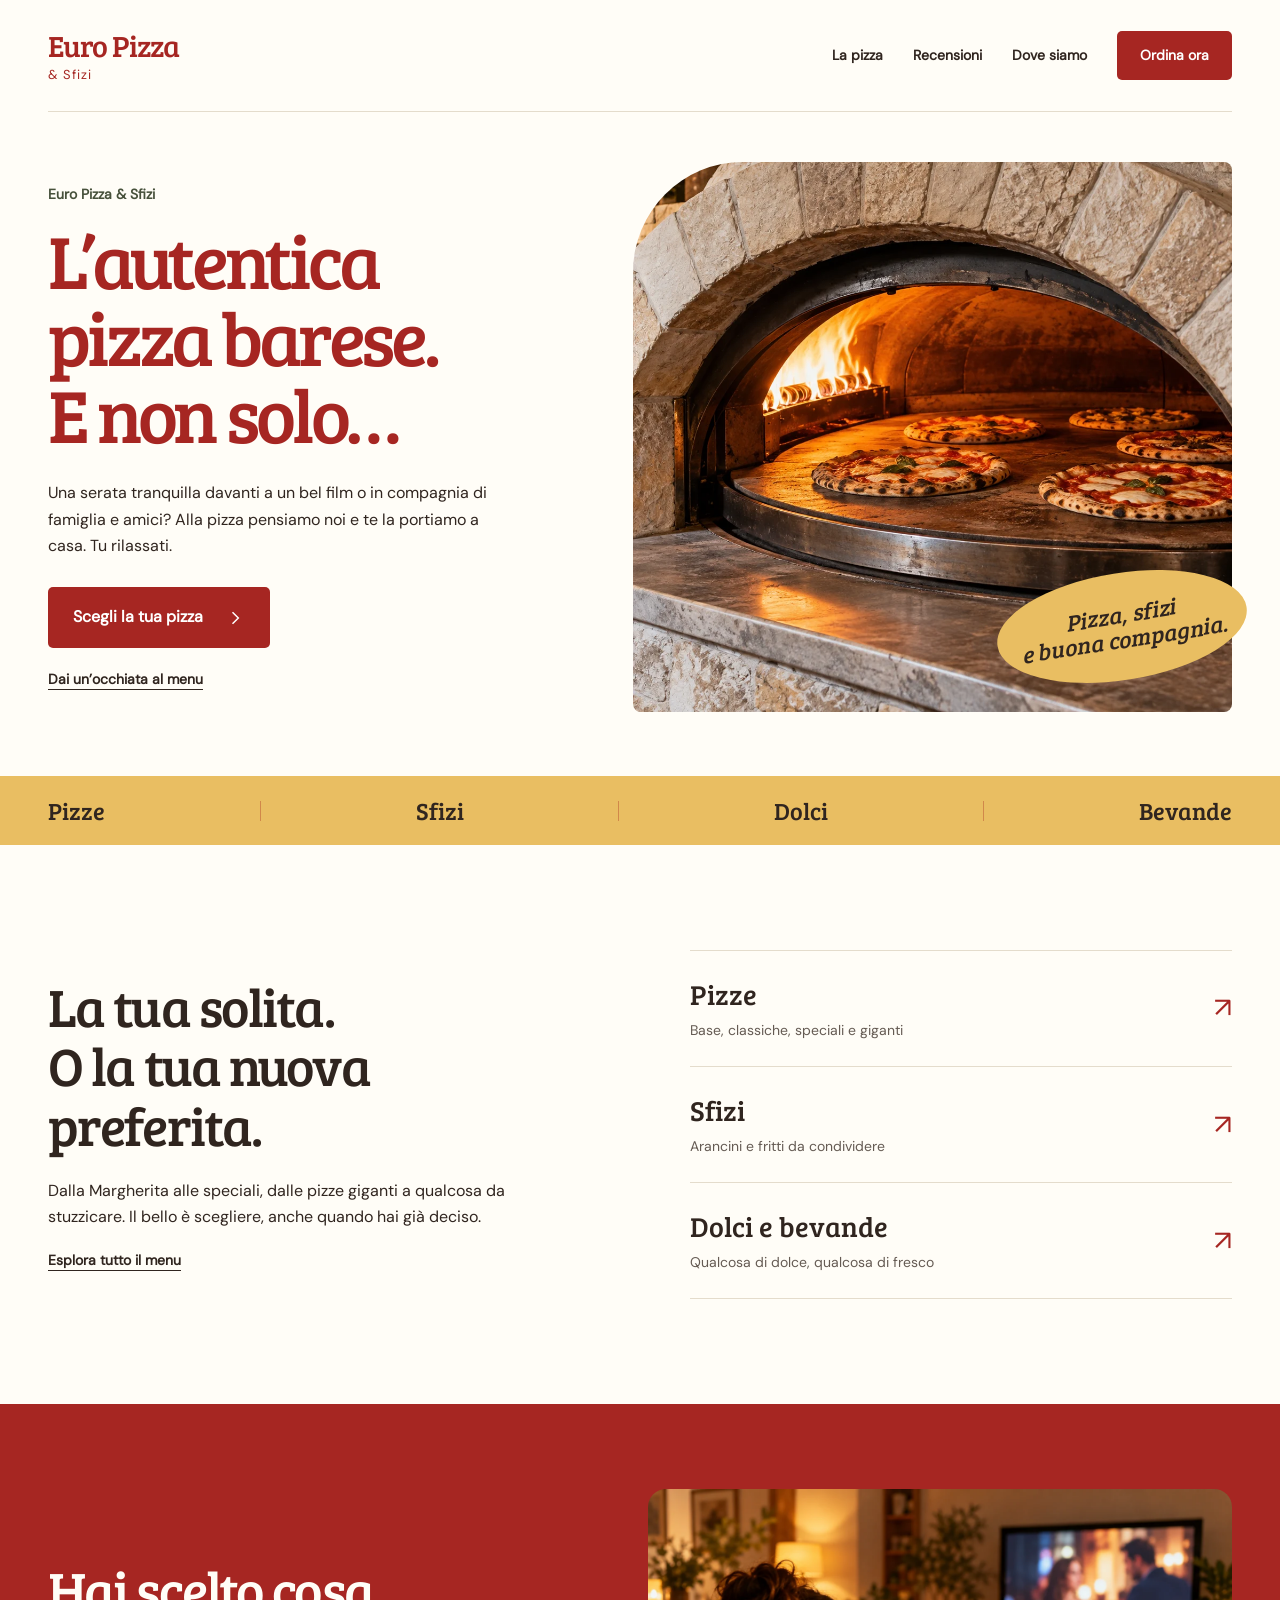
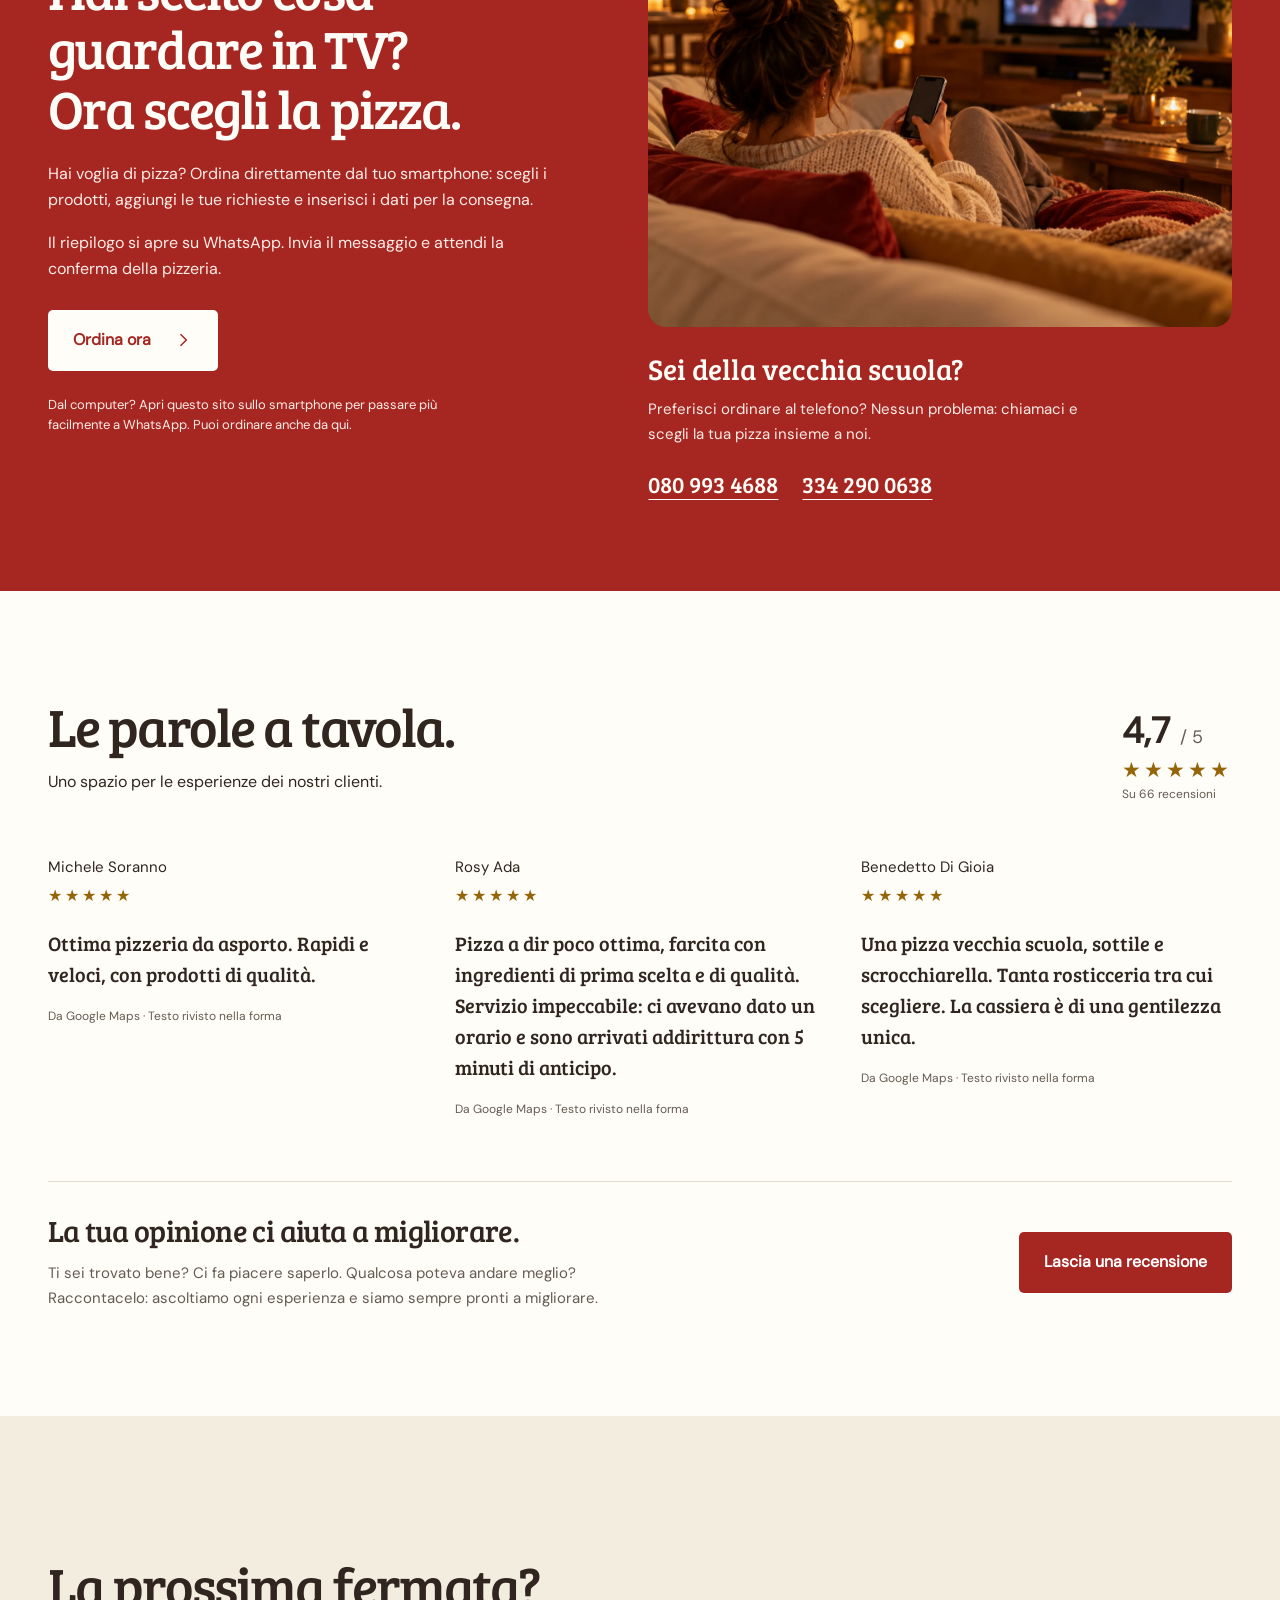
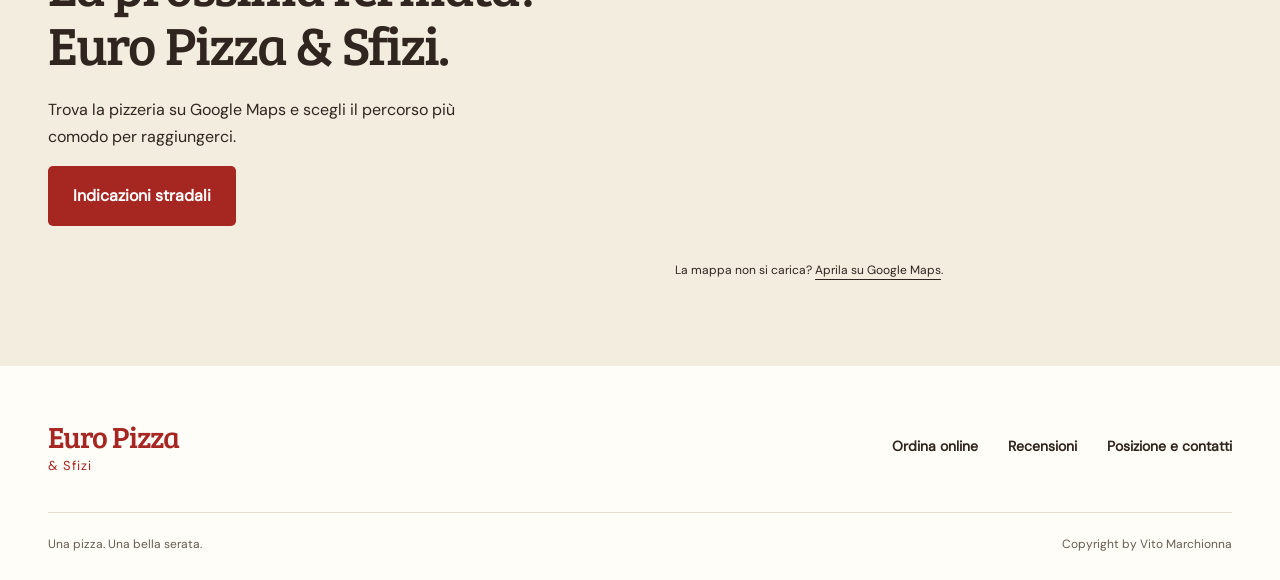
<file: index.html>
<!doctype html>
<html lang="it">
<head>
<meta charset="utf-8">
<meta http-equiv="Content-Security-Policy" content="default-src 'self'; script-src 'self'; style-src 'self' 'unsafe-inline'; font-src 'self'; img-src 'self' data:; connect-src 'self'; frame-src https://maps.google.com https://www.google.com; form-action 'none'; base-uri 'none'; object-src 'none'"><meta name="viewport" content="width=device-width, initial-scale=1, viewport-fit=cover">
<meta name="theme-color" content="#A62622">
<meta name="description" content="Euro Pizza & Sfizi: scegli la tua pizza, scopri sfizi e bevande e ordina a domicilio. Componi il tuo ordine online e completalo su WhatsApp.">
<title>Euro Pizza & Sfizi | L’autentica pizza barese e non solo</title>
<link rel="icon" href="assets/favicon.svg" type="image/svg+xml">
<link rel="stylesheet" href="assets/css/site.css?v=serata-tv">
<script src="assets/js/home.js" defer></script>
</head>
<body>
<a class="skip-link" href="#contenuto">Vai al contenuto</a>
<header class="site-header wrap">
  <a class="brand" href="index.html" aria-label="Euro Pizza & Sfizi, homepage">Euro Pizza <span>& Sfizi</span></a>
  <nav aria-label="Navigazione principale"><a href="#la-nostra-pizza">La pizza</a><a href="#recensioni">Recensioni</a><a href="#contatti">Dove siamo</a><a class="button small" href="ordina.html">Ordina ora</a></nav>
</header>
<main id="contenuto">
<section class="hero wrap">
  <div class="hero-copy"><p class="intro-line">Euro Pizza & Sfizi</p><h1>L’autentica<br>pizza barese.<br>E non solo…</h1><p>Una serata tranquilla davanti a un bel film o in compagnia di famiglia e amici? Alla pizza pensiamo noi e te la portiamo a casa. Tu rilassati.</p><a class="button" href="ordina.html">Scegli la tua pizza <svg aria-hidden="true" viewBox="0 0 24 24"><path d="m9 5 7 7-7 7"/></svg></a><a class="text-link" href="#la-nostra-pizza">Dai un’occhiata al menu</a></div>
  <div class="hero-image"><img src="assets/stone-oven.webp" alt="Forno in pietra con platea circolare rotante e pizze in cottura" width="1122" height="1402" fetchpriority="high"><div class="photo-stamp" aria-hidden="true">Pizza, sfizi<br>e buona compagnia.</div></div>
</section>
<div class="menu-ribbon" role="group" aria-label="Le categorie del menu"><div class="wrap"><span>Pizze</span><span class="ribbon-divider" aria-hidden="true"></span><span>Sfizi</span><span class="ribbon-divider" aria-hidden="true"></span><span>Dolci</span><span class="ribbon-divider" aria-hidden="true"></span><span>Bevande</span></div></div>
<section class="menu-story wrap section-space" id="la-nostra-pizza">
  <div><h2>La tua solita.<br>O la tua nuova preferita.</h2><p>Dalla Margherita alle speciali, dalle pizze giganti a qualcosa da stuzzicare. Il bello è scegliere, anche quando hai già deciso.</p><a class="text-link" href="ordina.html">Esplora tutto il menu</a></div>
  <div class="menu-preview"><a href="ordina.html"><span><strong>Pizze</strong><small>Base, classiche, speciali e giganti</small></span><span aria-hidden="true">↗</span></a><a href="ordina.html?categoria=sfizi"><span><strong>Sfizi</strong><small>Arancini e fritti da condividere</small></span><span aria-hidden="true">↗</span></a><a href="ordina.html?categoria=dolci"><span><strong>Dolci e bevande</strong><small>Qualcosa di dolce, qualcosa di fresco</small></span><span aria-hidden="true">↗</span></a></div>
</section>
<section class="order-section" id="ordina"><div class="wrap order-layout"><div><h2>Hai scelto cosa guardare in TV?<br>Ora scegli la pizza.</h2><p>Hai voglia di pizza? Ordina direttamente dal tuo smartphone: scegli i prodotti, aggiungi le tue richieste e inserisci i dati per la consegna.</p><p>Il riepilogo si apre su WhatsApp. Invia il messaggio e attendi la conferma della pizzeria.</p><a class="button light" href="ordina.html">Ordina ora <svg aria-hidden="true" viewBox="0 0 24 24"><path d="m9 5 7 7-7 7"/></svg></a><p class="desktop-tip">Dal computer? Apri questo sito sullo smartphone per passare più facilmente a WhatsApp. Puoi ordinare anche da qui.</p></div><div class="order-evening"><figure class="evening-photo"><img src="assets/serata-tv-v2.webp" alt="Una persona di spalle sul divano guarda la TV in un soggiorno accogliente di sera, con il telefono in mano per ordinare" width="1408" height="1056" loading="lazy"></figure><div class="order-by-phone"><h3>Sei della vecchia scuola?</h3><p>Preferisci ordinare al telefono? Nessun problema: chiamaci e scegli la tua pizza insieme a noi.</p><div class="order-phone-numbers"><a href="tel:0809934688">080 993 4688</a><a href="tel:3342900638">334 290 0638</a></div></div></div></div></section>
<section class="reviews wrap section-space" id="recensioni"><div class="section-heading"><div><h2>Le parole a tavola.</h2><p>Uno spazio per le esperienze dei nostri clienti.</p></div><div class="demo-score"><strong><span id="reviewAverage" class="score-value">4,7</span> <span>/ 5</span></strong><span class="stars" id="averageStars" role="img" aria-label="4,7 stelle su 5, su 66 recensioni">★★★★★</span><small>Su 66 recensioni</small></div></div><div class="review-list" id="reviewList" aria-live="polite"><p>Caricamento delle recensioni…</p></div><div class="review-invite" aria-labelledby="review-invite-title"><div><h3 id="review-invite-title">La tua opinione ci aiuta a migliorare.</h3><p>Ti sei trovato bene? Ci fa piacere saperlo. Qualcosa poteva andare meglio? Raccontacelo: ascoltiamo ogni esperienza e siamo sempre pronti a migliorare.</p></div><a class="button" href="https://search.google.com/local/writereview?placeid=ChIJE68PZSXtRxMRJ3QtZ5oOpHM" target="_blank" rel="noopener noreferrer">Lascia una recensione<span class="sr-only"> su Google (si apre in una nuova scheda)</span></a></div></section>
<section class="contact-section" id="contatti"><div class="wrap contact-layout"><div><h2>La prossima fermata?<br>Euro Pizza & Sfizi.</h2><p>Trova la pizzeria su Google Maps e scegli il percorso più comodo per raggiungerci.</p><a class="button" href="https://maps.app.goo.gl/WEnd952HARXmDZNv8" target="_blank" rel="noopener noreferrer">Indicazioni stradali <span class="sr-only">(apre Google Maps in una nuova scheda)</span></a></div><div class="map-panel"><iframe title="Posizione di Euro Pizza &amp; Sfizi su Google Maps" src="https://www.google.com/maps?output=embed&amp;q=Euro+Pizza+%26+Sfizi" width="600" height="340" referrerpolicy="no-referrer-when-downgrade" allowfullscreen></iframe><p class="map-fallback">La mappa non si carica? <a href="https://maps.app.goo.gl/WEnd952HARXmDZNv8" target="_blank" rel="noopener noreferrer">Aprila su Google Maps</a>.</p></div></div></section>
</main>
<footer class="site-footer"><div class="wrap"><div class="footer-top"><a class="brand" href="index.html">Euro Pizza <span>& Sfizi</span></a><nav aria-label="Collegamenti nel footer"><a href="ordina.html">Ordina online</a><a href="#recensioni">Recensioni</a><a href="#contatti">Posizione e contatti</a></nav></div><div class="footer-bottom"><span>Una pizza. Una bella serata.</span><p>Copyright by Vito Marchionna</p></div></div></footer>
</body></html>
</file>
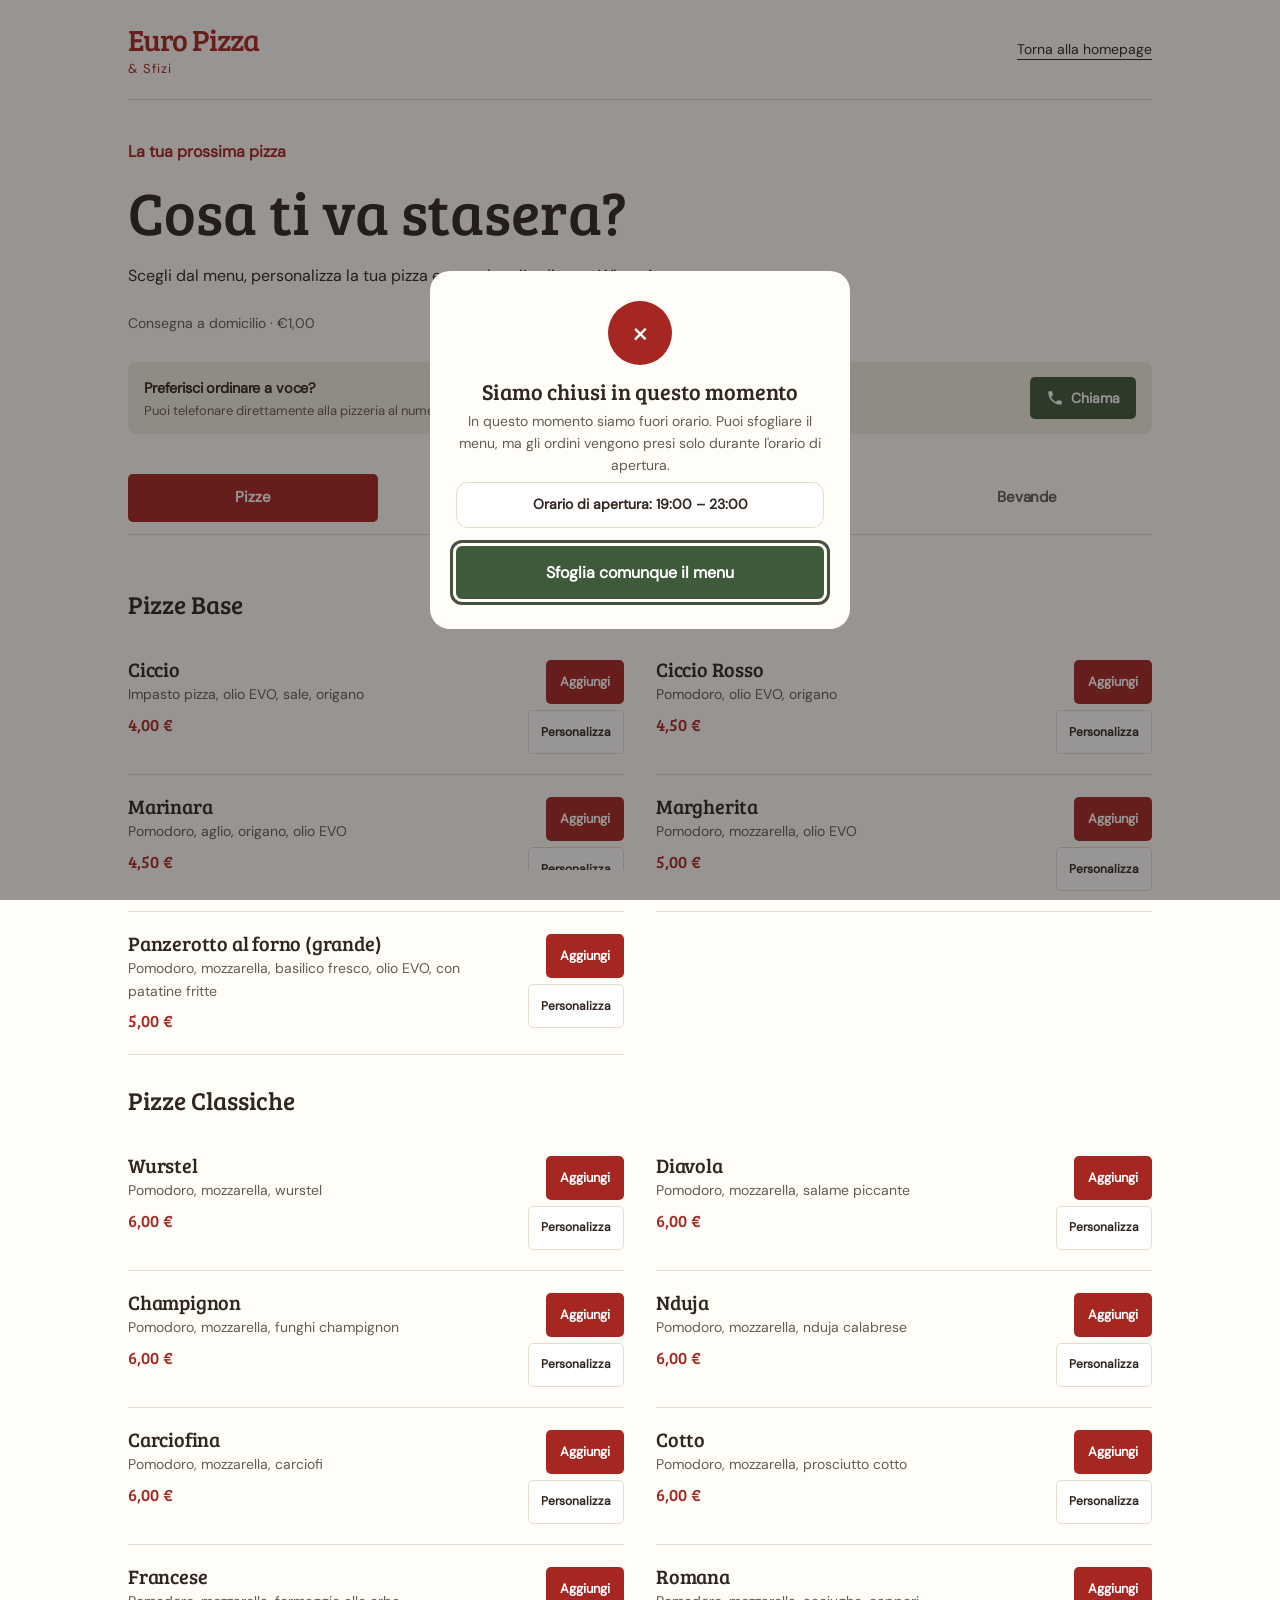
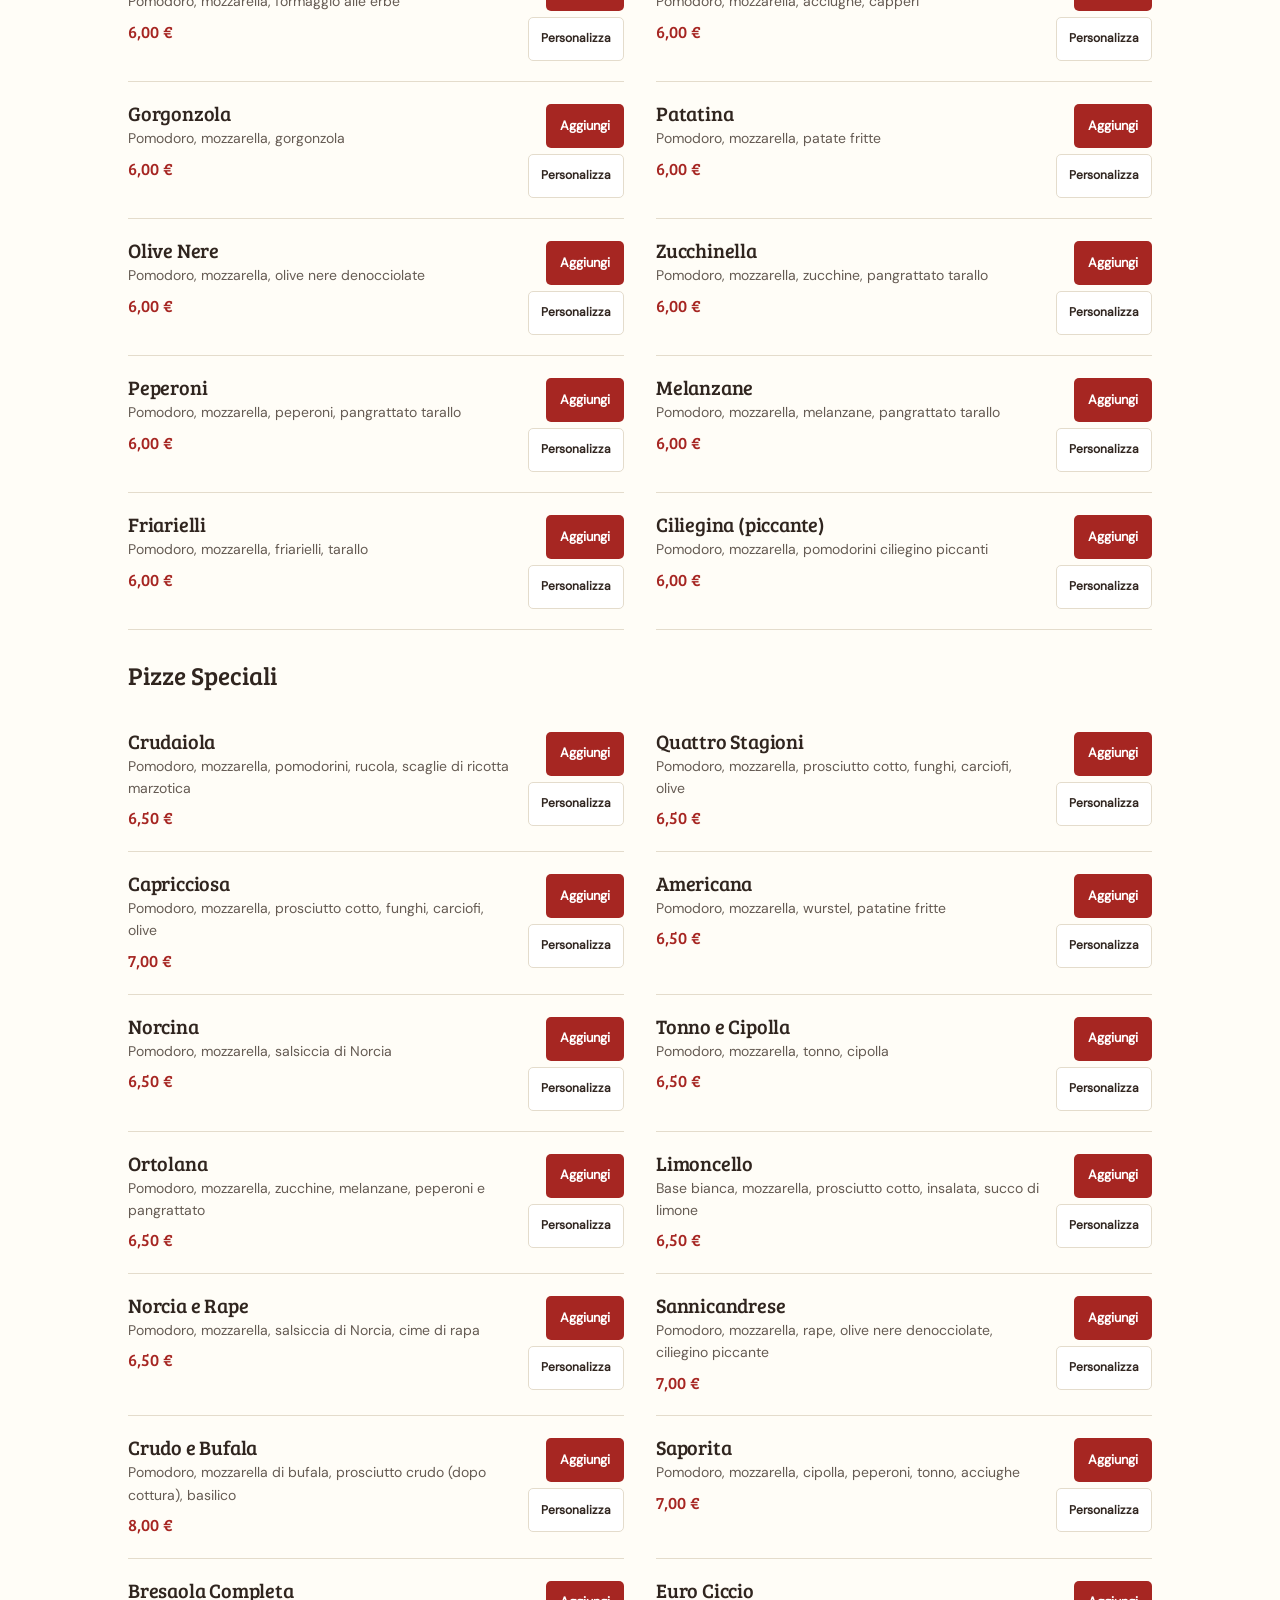
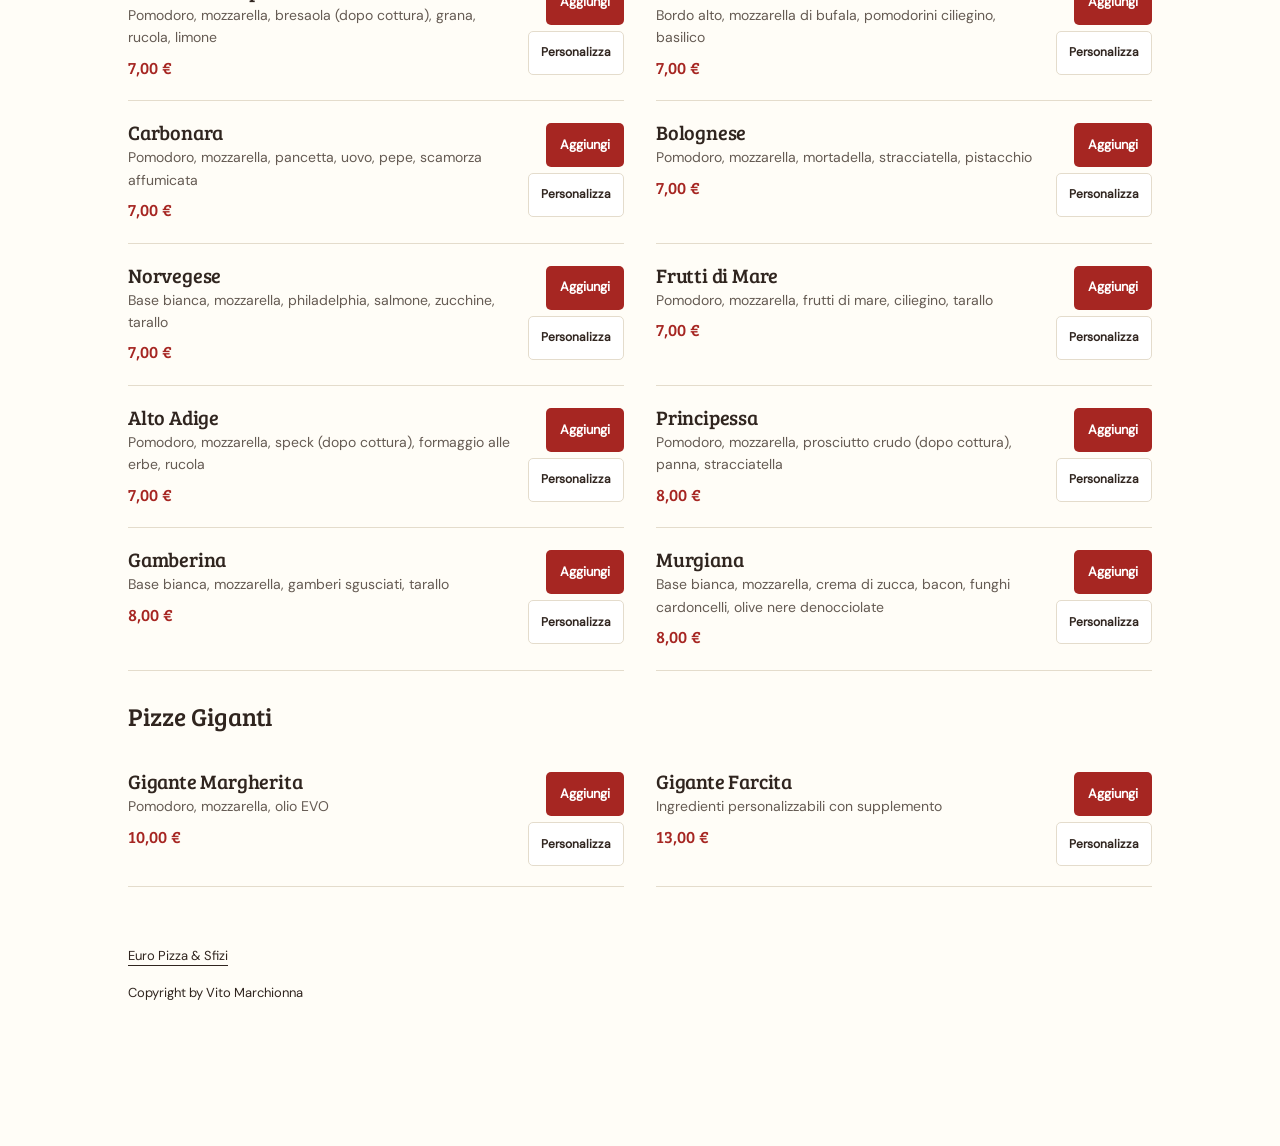
<file: ordina.html>
<!doctype html><html lang="it"><head><meta charset="utf-8"><meta http-equiv="Content-Security-Policy" content="default-src 'self'; script-src 'self'; style-src 'self' 'unsafe-inline'; font-src 'self'; img-src 'self' data:; connect-src 'self'; frame-src https://maps.google.com https://www.google.com; form-action 'none'; base-uri 'none'; object-src 'none'"><meta name="viewport" content="width=device-width, initial-scale=1, viewport-fit=cover, interactive-widget=resizes-content"><meta name="theme-color" content="#A62622"><meta name="description" content="Scegli pizze, sfizi e bevande di Euro Pizza & Sfizi. Personalizza il tuo ordine a domicilio e completalo su WhatsApp."><title>Ordina | Euro Pizza & Sfizi</title><link rel="icon" href="assets/favicon.svg" type="image/svg+xml"><link rel="stylesheet" href="assets/css/site.css"><link rel="stylesheet" href="assets/css/orders.css?v=compact-whatsapp"><script src="assets/js/config.js?v=delivery-1930" defer></script><script src="assets/js/orders.js?v=compact-whatsapp" defer></script></head><body>
<a class="skip-link" href="#menuList">Vai al menu</a>
<div class="app">
  <header class="order-header"><a class="brand" href="index.html">Euro Pizza <span>& Sfizi</span></a><a href="index.html">Torna alla homepage</a></header>
  <section class="order-intro" aria-label="Ordina online"><p>La tua prossima pizza</p><h1>Cosa ti va stasera?</h1><p>Scegli dal menu, personalizza la tua pizza e completa l’ordine su WhatsApp.</p><span class="delivery-tag">Consegna a domicilio · €1,00</span></section>
  <section class="phone-cta" aria-label="Ordina al telefono">
    <div class="pc-text">
      <strong>Preferisci ordinare a voce?</strong>
      <span>Puoi telefonare direttamente alla pizzeria al numero 0809934688.</span>
    </div>
    <a class="btn-call" href="tel:0809934688" aria-label="Chiama la pizzeria al numero 0809934688">
      <svg width="18" height="18" viewBox="0 0 24 24" fill="#fff"><path d="M6.62 10.79c1.44 2.83 3.76 5.14 6.59 6.59l2.2-2.2c.27-.27.67-.36 1.02-.24 1.12.37 2.33.57 3.57.57.55 0 1 .45 1 1V20c0 .55-.45 1-1 1-9.39 0-17-7.61-17-17 0-.55.45-1 1-1h3.5c.55 0 1 .45 1 1 0 1.25.2 2.45.57 3.57.11.35.03.74-.25 1.02l-2.2 2.2z"/></svg>
      Chiama
    </a>
  </section>

  <nav class="tabs" id="tabs" aria-label="Categorie del menu">
    <button class="tab active" aria-pressed="true" data-cat="pizze">Pizze</button>
    <button class="tab" aria-pressed="false" data-cat="sfizi">Sfizi</button>
    <button class="tab" aria-pressed="false" data-cat="dolci">Dolci</button>
    <button class="tab" aria-pressed="false" data-cat="bevande">Bevande</button>
  </nav>

  <main id="menuList" aria-live="polite"><p class="empty">Caricamento del menu…</p></main><footer class="order-footer"><a href="index.html">Euro Pizza &amp; Sfizi</a><p>Copyright by Vito Marchionna</p></footer>
</div>

<!-- Floating cart -->
<div class="cartbar">
  <button class="cartbar-inner hidden" id="cartBar" type="button" aria-label="Apri il carrello">
    <span style="display:flex;align-items:center">
      <span class="count" id="cartCount">0</span>
      <span class="total" id="cartTotalMini">€0.00</span>
    </span>
    <span class="go">Vedi carrello</span>
  </button>
</div>

<div class="toast" id="toast" role="status" aria-live="polite"></div>

<!-- Edit modal -->
<div role="dialog" aria-modal="true" aria-label="Personalizza la pizza" class="overlay modal-center" id="editOverlay">
  <div class="modal-box">
    <h3 id="editTitle">Modifica</h3>
    <p class="sub">Aggiungi un supplemento o scrivi una richiesta particolare.</p>
    <div id="editSupp" class="supp-list"></div>
    <label for="editNote">Richieste particolari</label><textarea maxlength="300" id="editNote" placeholder="Altre richieste (es. ben cotta, poco sale)..."></textarea>
    <button class="btn-primary" style="background:var(--accent)" id="editConfirm">Aggiungi al carrello</button>
    <button class="btn-ghost" id="editCancel">Annulla</button>
  </div>
</div>

<!-- Cart sheet -->
<div role="dialog" aria-modal="true" aria-label="Il tuo carrello" class="overlay" id="cartOverlay">
  <div class="sheet">
    <div class="sheet-head">
      <h2>Il tuo carrello</h2>
      <button class="close" aria-label="Chiudi" data-close="cartOverlay">×</button>
    </div>
    <div class="sheet-body">
      <div id="cartItems"></div>
      <div class="totals" id="cartTotals"></div>
      <button class="btn-primary" id="goCheckout">Procedi all'ordine</button>
    </div>
  </div>
</div>

<!-- Checkout sheet -->
<div role="dialog" aria-modal="true" aria-label="Dati per la consegna" class="overlay" id="checkoutOverlay">
  <div class="sheet">
    <div class="sheet-head">
      <h2>I tuoi dati</h2>
      <button class="close" aria-label="Chiudi" data-close="checkoutOverlay">×</button>
    </div>
    <div class="sheet-body">
      <label for="fName">Nome *</label>
      <input id="fName" name="given-name" autocomplete="given-name" maxlength="60" required type="text" placeholder="Mario">
      <label for="fSurname">Cognome *</label>
      <input id="fSurname" name="family-name" autocomplete="family-name" maxlength="60" required type="text" placeholder="Rossi">
      <label for="fAddr">Via e numero civico *</label>
      <input id="fAddr" name="address" autocomplete="street-address" maxlength="120" required type="text" placeholder="Via Roma 12">

      <label for="fTime">Orario di consegna desiderato *</label>
      <select id="fTime" name="delivery-time" required></select>

      <div class="gdpr"><b>Privacy.</b> Questo sito non salva i tuoi dati su server. Nome e indirizzo servono solo a comporre l’ordine: li condividi con la pizzeria quando invii il messaggio su WhatsApp.</div>

      <button class="btn-primary" id="sendWhatsapp">
        <svg width="20" height="20" viewBox="0 0 24 24" fill="#fff"><path d="M.057 24l1.687-6.163a11.867 11.867 0 01-1.587-5.945C.16 5.335 5.495 0 12.05 0a11.82 11.82 0 018.413 3.488 11.82 11.82 0 013.48 8.414c-.003 6.557-5.338 11.892-11.893 11.892a11.9 11.9 0 01-5.688-1.448L.057 24zm6.597-3.807c1.676.995 3.276 1.591 5.392 1.592 5.448 0 9.886-4.434 9.889-9.885.002-5.462-4.415-9.89-9.881-9.892-5.452 0-9.887 4.434-9.889 9.884a9.84 9.84 0 001.51 5.26l-.999 3.648 3.978-1.045zm11.387-5.464c-.074-.124-.272-.198-.57-.347-.297-.149-1.758-.868-2.031-.967-.272-.099-.47-.149-.669.149-.198.297-.768.967-.941 1.165-.173.198-.347.223-.644.074-.297-.149-1.255-.462-2.39-1.475-.883-.788-1.48-1.761-1.653-2.059-.173-.297-.018-.458.13-.606.134-.133.297-.347.446-.521.151-.172.2-.296.3-.495.099-.198.05-.372-.025-.521-.075-.148-.669-1.611-.916-2.206-.242-.579-.487-.501-.669-.51l-.57-.01c-.198 0-.52.074-.792.372-.272.297-1.04 1.016-1.04 2.479 0 1.462 1.065 2.875 1.213 3.074.149.198 2.096 3.2 5.077 4.487.709.306 1.263.489 1.694.625.712.227 1.36.195 1.872.118.571-.085 1.758-.719 2.006-1.413.248-.694.248-1.289.173-1.413z"/></svg>
        Prepara ordine WhatsApp
      </button>
      <button class="btn-ghost" data-close="checkoutOverlay">Torna indietro</button>
    </div>
  </div>
</div>

<!-- Closed info modal (giorno o orario di chiusura) -->
<div role="dialog" aria-modal="true" aria-label="Informazioni di apertura" class="overlay modal-center" id="closedOverlay">
  <div class="modal-box">
    <div class="success-box">
      <div class="ck closed-ck" aria-hidden="true">×</div>
      <h3 id="closedTitle">Siamo chiusi</h3>
      <p id="closedMsg"></p>
      <p id="closedHours" class="hours-line"></p>
      <button class="btn-primary" id="closedDone">Sfoglia comunque il menu</button>
    </div>
  </div>
</div>

<!-- Success modal -->
<div role="dialog" aria-modal="true" aria-label="Completa su WhatsApp" class="overlay modal-center" id="successOverlay">
  <div class="modal-box">
    <button class="close whatsapp-close" type="button" data-close="successOverlay" aria-label="Chiudi il riepilogo">×</button>
    <div class="success-box">
      <h3>Il riepilogo è pronto</h3>
      <p>Apri WhatsApp dal pulsante qui sotto, poi premi Invia nella chat. L’ordine parte solo quando invii il messaggio.</p><a class="btn-primary whatsapp-link" id="whatsappLink" target="_blank" rel="noopener noreferrer">Apri WhatsApp<span class="sr-only"> (si apre in una nuova scheda o nell’app)</span></a>
      <div class="warn">
        <b>L'ordine non è ancora confermato.</b> Attendi la risposta della pizzeria
        su WhatsApp: ti confermeranno se è possibile prenderlo in carico, i tempi e
        il totale definitivo (eventuali modifiche verranno conteggiate al momento).
      </div>

    </div>
  </div>
</div>

</body></html>
</file>
<file: assets/css/site.css>
@font-face{font-family:'Bree Serif';src:url('../fonts/bree-serif.ttf') format('truetype');font-weight:400;font-display:swap}@font-face{font-family:'DM Sans';src:url('../fonts/dm-sans.ttf') format('truetype');font-weight:400;font-display:swap}
:root{--red:#a62622;--red-dark:#811e1b;--wheat:#e9be62;--paper:#fffdf7;--olive:#47513b;--ink:#30251f;--muted:#655b53;--line:#e4dccc;--display:'Bree Serif',Georgia,serif;--body:'DM Sans',Arial,sans-serif}*{box-sizing:border-box}html{scroll-behavior:smooth;scroll-padding-top:28px}body{margin:0;background:var(--paper);color:var(--ink);font:16px/1.65 var(--body)}a{color:inherit;text-underline-offset:5px}button,input,textarea,select{font:inherit}button,a{touch-action:manipulation;-webkit-tap-highlight-color:#e9be6266}a:hover{color:var(--red)}button{cursor:pointer}a:focus-visible,button:focus-visible,input:focus-visible,textarea:focus-visible,select:focus-visible{outline:3px solid var(--olive);outline-offset:5px}h1,h2,h3,p{margin-top:0}h1,h2,h3{font-family:var(--display);font-weight:400;line-height:1.1;text-wrap:balance}h2{font-size:clamp(34px,4.2vw,54px);letter-spacing:-.035em;margin-bottom:24px}p{max-width:62ch}img{display:block;max-width:100%}.wrap{width:min(1240px,calc(100% - 96px));margin-inline:auto}.section-space{padding-block:105px}.brand{font-family:var(--display);font-size:30px;font-weight:bold;line-height:1;text-decoration:none;letter-spacing:-1px;color:var(--red);white-space:nowrap}.brand span{display:block;font-family:var(--body);font-size:13px;letter-spacing:1px;margin-top:8px}.site-header{display:flex;align-items:center;justify-content:space-between;gap:32px;padding-block:30px;border-bottom:1px solid var(--line)}nav{display:flex;gap:30px;align-items:center}nav a{text-decoration:none;font-size:14px;font-weight:600}.button{display:inline-flex;justify-content:center;align-items:center;gap:22px;background:var(--red);color:white;text-decoration:none;padding:16px 24px;border:1px solid transparent;border-radius:5px;font-weight:600;min-height:52px;transition:background .18s}.button:hover{background:var(--red-dark);color:white}.button.small{padding:12px 22px;min-height:46px}.button svg{width:20px;height:20px;fill:none;stroke:currentColor;stroke-width:1.8}.hero{display:grid;grid-template-columns:1fr 1.1fr;gap:40px;align-items:center;padding-block:50px 64px}.hero h1{font-size:clamp(46px,5.9vw,82px);letter-spacing:-.055em;color:var(--red);margin:15px 0 28px;line-height:1.02}.intro-line{font-size:14px;font-weight:600;color:var(--olive);margin-bottom:10px}.hero-copy>p:not(.intro-line){max-width:40ch;margin-bottom:28px}.text-link{display:inline-block;font-weight:600;font-size:14px}.hero .text-link{display:block;width:fit-content;margin-top:20px}.hero-image{position:relative;align-self:stretch;min-height:550px}.hero-image img{width:100%;height:100%;position:absolute;object-fit:cover;border-radius:110px 8px 8px 8px;object-position:50% 50%}.photo-stamp{position:absolute;right:-16px;bottom:32px;background:var(--wheat);color:var(--ink);font:italic 23px/1.1 var(--display);padding:28px 22px;border-radius:50%;transform:rotate(-9deg);text-align:center}.menu-ribbon{background:var(--wheat);padding:18px 0;color:var(--ink)}.menu-ribbon>.wrap{display:flex;justify-content:space-between;align-items:center;gap:20px;font:24px var(--display)}.menu-ribbon span:nth-child(even){font-size:22px;color:var(--red)}.menu-story{display:grid;grid-template-columns:1fr 1fr;gap:100px;align-items:center}.menu-story p{max-width:42ch}.menu-preview>a{display:flex;align-items:center;justify-content:space-between;gap:20px;padding:24px 0;text-decoration:none;border-bottom:1px solid var(--line)}.menu-preview>a:first-child{border-top:1px solid var(--line)}.menu-preview strong{display:block;font:28px var(--display)}.menu-preview small{display:block;margin-top:6px;font-size:14px;color:var(--muted)}.menu-preview>a>span:last-child{font-size:28px;color:var(--red)}.order-section{background:var(--red);color:var(--paper);padding-block:85px}.order-layout{display:grid;grid-template-columns:1.25fr .8fr;gap:100px;align-items:center}.order-layout p{max-width:46ch;color:#ffede6}.button.light{background:var(--paper);color:var(--red);margin-top:12px}.button.light:hover{background:var(--wheat);color:var(--ink)}.desktop-tip{font-size:13px;line-height:1.6;margin:24px 0 0;max-width:50ch!important}.section-heading{display:flex;align-items:center;justify-content:space-between;gap:30px}.section-heading h2{margin-bottom:14px}.demo-score{display:flex;flex-direction:column;flex-shrink:0;line-height:1.4}.demo-score strong{font-size:36px}.demo-score strong span{font-size:18px;font-weight:normal;color:var(--muted)}.stars{color:#946509;letter-spacing:3px;font-size:21px}.demo-score small{font-size:12px;color:var(--muted)}.review-list{display:grid;grid-template-columns:repeat(3,1fr);gap:36px}.review{padding:15px 0}.review h3{font-family:var(--body);font-size:15px;margin:0 0 8px}.review .stars{font-size:16px}.review blockquote{margin:18px 0 12px;font:20px/1.55 var(--display)}.review small{color:var(--muted);font-size:12px}.contact-section{padding-block:85px;background:#f2eddf}.contact-layout{display:grid;grid-template-columns:1fr 1fr;gap:70px;align-items:center}.contact-layout p{max-width:41ch}.contact-phone{margin-top:35px}.contact-phone span{display:block;font-size:14px;color:var(--muted)}.contact-phone>a{font:30px var(--display);text-decoration:none;color:var(--red)}.map-panel{min-width:0}.map-panel iframe{width:100%;height:340px;border:0;border-radius:8px}.map-fallback{font-size:12px;margin:12px 0 0}.site-footer{padding:55px 0 25px;background:var(--paper)}.footer-top{display:flex;align-items:center;justify-content:space-between;gap:40px;padding-bottom:40px}.footer-bottom{border-top:1px solid var(--line);display:flex;justify-content:space-between;gap:20px;padding-top:22px;font-size:12px;color:var(--muted)}.footer-bottom p{margin:0}.skip-link{position:fixed;top:10px;left:10px;background:var(--paper);padding:10px;z-index:100;transform:translateY(-180%)}.skip-link:focus{transform:none}.sr-only{position:absolute;width:1px;height:1px;padding:0;margin:-1px;overflow:hidden;clip:rect(0,0,0,0);white-space:nowrap;border:0}section[id]{scroll-margin-top:24px}@media(min-width:1500px){.hero{padding-block:65px 80px}.hero-image{min-height:610px}}@media(max-width:1000px){.wrap{width:calc(100% - 56px)}nav{gap:20px}.hero{gap:28px}.hero-image{min-height:500px}.hero h1{font-size:58px}.menu-story,.order-layout,.contact-layout{gap:45px}.photo-stamp{right:-8px;font-size:20px}.footer-top nav{gap:18px}}@media(max-width:720px){.wrap{width:calc(100% - 36px)}.site-header{padding-block:21px;gap:18px}.brand{font-size:25px}.brand span{font-size:11px}.site-header nav{gap:0}.site-header nav>a:not(.button){display:none}.button.small{font-size:13px;padding:11px 16px;min-height:44px}.hero{grid-template-columns:1fr;padding-block:34px 40px;gap:32px}.hero h1{font-size:clamp(49px,11vw,72px);margin:12px 0 24px}.hero-copy>p:not(.intro-line){max-width:40ch;font-size:15px}.hero-image{min-height:340px;aspect-ratio:1.15}.hero-image img{border-radius:75px 6px 6px 6px}.photo-stamp{right:12px;bottom:20px;font-size:20px;padding:23px 18px}.menu-ribbon{padding:17px 0}.menu-ribbon>.wrap{font-size:18px;gap:8px}.menu-ribbon span:nth-child(even){font-size:13px}.section-space{padding-block:65px}.menu-story,.order-layout,.contact-layout{grid-template-columns:1fr;gap:32px}.menu-story h2,.order-layout h2{font-size:39px}.menu-preview>a{padding:20px 0}.order-section{padding-block:60px}.desktop-tip{display:none}.section-heading{align-items:flex-start;flex-direction:column;gap:15px}.demo-score{flex-direction:row;align-items:center;flex-wrap:wrap;gap:5px 15px}.demo-score small{flex-basis:100%}.review-list{grid-template-columns:1fr;gap:0}.review{border-bottom:1px solid var(--line);padding:25px 0}.review:first-child{padding-top:5px}.review blockquote{margin-top:12px}.contact-section{padding-block:60px}.contact-layout h2{font-size:38px}.map-panel iframe{height:300px}.footer-top{align-items:flex-start;flex-direction:column;gap:28px;padding-bottom:30px}.footer-top nav{flex-wrap:wrap;gap:16px 25px}.footer-bottom{flex-direction:column;gap:12px}.site-footer{padding-top:40px}}@media(prefers-reduced-motion:reduce){html{scroll-behavior:auto}*,*::before,*::after{animation:none!important;transition:none!important}}

.brand{font-weight:400}
/* Le colonne possono restringersi anche sotto la larghezza intrinseca dei titoli. */
.hero-copy,.hero-image,.menu-story>div,.order-layout>div,.contact-layout>div{min-width:0}
@media(max-width:720px){.hero{grid-template-columns:minmax(0,1fr)}.hero h1{font-size:clamp(39px,10.7vw,72px);overflow-wrap:break-word}.hero-image{width:100%}}

.demo-score .score-value{font-size:36px;font-weight:700;color:var(--ink)}

.order-phone{margin:0;justify-self:center;width:100%;max-width:390px;min-width:0}.order-phone figcaption{font-size:14px;line-height:1.65;color:#ffede6;text-align:center;margin-top:18px}.review-list{margin-top:32px}.hero-image img{object-position:50% 55%}@media(max-width:720px){.order-phone{max-width:340px}.hero-image img{object-position:50% 60%}}

.phone-visual{display:block;position:relative;aspect-ratio:2/3;border-radius:22px;overflow:hidden;background:#f2eddf}.phone-visual .phone-photo{display:block;width:100%;height:auto}.phone-display{position:absolute;left:32.8%;top:13.67%;width:41.6%;height:56.95%;border-radius:12% / 6%;overflow:hidden;background:var(--paper)}.phone-display img{display:block;width:100%;height:100%;object-fit:cover;object-position:top}.phone-visual:focus-visible{outline-color:var(--wheat)}

.review-invite{display:flex;align-items:center;justify-content:space-between;gap:40px;margin-top:45px;padding:32px 0 0;border-top:1px solid var(--line)}.review-invite>div{min-width:0;max-width:670px}.review-invite h3{font-size:30px;letter-spacing:-.02em;margin-bottom:14px}.review-invite p{margin-bottom:0;color:var(--muted);font-size:15px}.review-invite .button{flex-shrink:0}@media(max-width:720px){.review-invite{flex-direction:column;align-items:flex-start;gap:24px;margin-top:30px;padding-top:28px}.review-invite h3{font-size:28px}.review-invite .button{max-width:100%}}

.menu-ribbon .ribbon-divider{width:1px;height:20px;background:currentColor;opacity:.35;flex-shrink:0}

.order-layout{grid-template-columns:1fr 1.1fr;gap:70px}.order-evening{min-width:0}.evening-photo{margin:0}.evening-photo img{width:100%;height:auto;aspect-ratio:4/3;object-fit:cover;border-radius:18px}.order-by-phone{padding-top:26px}.order-by-phone h3{font-size:29px;margin:0 0 12px}.order-by-phone p{font-size:15px;margin-bottom:16px;max-width:46ch}.order-phone-numbers{display:flex;flex-wrap:wrap;gap:10px 24px}.order-phone-numbers a{display:inline-flex;align-items:center;min-height:44px;font-size:23px;font-family:var(--display);color:var(--paper);text-decoration-thickness:1px;text-underline-offset:6px}.order-phone-numbers a:hover{color:var(--wheat)}.order-phone-numbers a:focus-visible{outline-color:var(--wheat)}@media(max-width:1000px){.order-layout{gap:40px}}@media(max-width:720px){.order-layout{grid-template-columns:1fr;gap:32px}.evening-photo img{border-radius:12px}.order-by-phone{padding-top:24px}.order-by-phone h3{font-size:27px}.order-phone-numbers{gap:4px 22px}.order-phone-numbers a{font-size:22px}}

.evening-photo{position:relative}
</file>
<file: assets/css/orders.css>
:root{
  --bg:#faf8f5;
  --surface:#ffffff;
  --ink:#1a1614;
  --muted:#7a726b;
  --line:#ece7e0;
  --accent:#d6452f;
  --accent-dark:#b3361f;
  --green:#1f9d55;
  --radius:16px;
  --shadow:0 1px 2px rgba(26,22,20,.04), 0 8px 30px rgba(26,22,20,.06);
  --font-display:'Fraunces',Georgia,serif;
  --font-body:'Manrope',-apple-system,sans-serif;
}
*{box-sizing:border-box;-webkit-tap-highlight-color:transparent}
html,body{margin:0;padding:0;touch-action:manipulation}
body{
  font-family:var(--font-body);
  background:var(--bg);
  color:var(--ink);
  line-height:1.45;
  padding-bottom:96px;
  overscroll-behavior-y:contain;
}
.app{max-width:520px;margin:0 auto;min-height:100vh}

/* Header */
header{
  background:var(--bg);
  border-bottom:1px solid var(--line);
  padding:14px 18px 12px;
}
header h1{
  font-family:var(--font-display);
  font-weight:600;font-size:24px;margin:0;letter-spacing:-.02em;
  display:flex;align-items:center;gap:8px;
}
header h1 .dot{width:9px;height:9px;border-radius:50%;background:var(--accent);display:inline-block}
header p{margin:2px 0 0;color:var(--muted);font-size:13px}
header p.copyright{font-size:10.5px;opacity:.7;margin-top:5px;letter-spacing:.02em}

/* Tabs */
.tabs{
  display:flex;gap:6px;position:sticky;top:0;z-index:25;
  padding:12px 14px;background:var(--bg);
  border-bottom:1px solid var(--line);
}
.tab{
  flex:1;border:none;background:transparent;color:var(--muted);
  font-family:var(--font-body);font-weight:600;font-size:13px;
  padding:11px 4px;border-radius:10px;cursor:pointer;transition:.2s;letter-spacing:-.01em;
}
.tab.active{background:var(--ink);color:#fff;box-shadow:0 4px 12px rgba(26,22,20,.18)}
.supp-list{display:flex;flex-wrap:wrap;gap:8px;margin:4px 0 14px}
.supp-chip{
  border:1px solid var(--line);background:var(--surface);color:var(--ink);
  border-radius:20px;padding:8px 13px;font-size:13px;font-weight:600;cursor:pointer;
  transition:.15s;display:flex;align-items:center;gap:6px;
}
.supp-chip .pp{color:var(--muted);font-weight:600;font-size:12px}
.supp-chip.on{background:var(--accent);border-color:var(--accent);color:#fff}
.supp-chip.on .pp{color:rgba(255,255,255,.85)}
.supp-chip.on::before{content:"✓";font-size:12px}

/* List */
main{padding:18px 14px 0}
.section-title{
  position:sticky;top:62px;z-index:20;
  font-family:var(--font-display);font-size:14px;font-weight:600;
  color:var(--muted);text-transform:uppercase;letter-spacing:.1em;
  margin:0 -14px 12px;padding:10px 18px;
  background:var(--bg);
  box-shadow:0 1px 0 var(--line), 0 6px 8px -6px rgba(26,22,20,.12);
  display:flex;align-items:center;gap:8px;
}
.section-title::before{content:"";width:18px;height:2px;background:var(--accent);border-radius:2px}
.section-title + .card{margin-top:0}
.card{
  background:var(--surface);border:1px solid var(--line);
  border-radius:var(--radius);padding:14px 16px;margin-bottom:10px;
  display:flex;gap:12px;align-items:flex-start;box-shadow:var(--shadow);
  transition:transform .15s, box-shadow .15s, border-color .15s;
  animation:cardIn .35s ease backwards;
}
@keyframes cardIn{from{opacity:0;transform:translateY(8px)}to{opacity:1;transform:translateY(0)}}
.card:active{transform:scale(.992)}
.card .info{flex:1;min-width:0}
.card .name{font-weight:700;font-size:15.5px;letter-spacing:-.01em}
.card .desc{color:var(--muted);font-size:13px;margin-top:3px;line-height:1.4}
.card .price{font-family:var(--font-display);font-weight:600;font-size:16px;margin-top:7px;color:var(--accent)}
.card .actions{display:flex;flex-direction:column;gap:6px;align-items:flex-end;flex-shrink:0}
.btn-add{
  border:none;background:var(--accent);color:#fff;font-weight:700;font-size:13px;
  padding:8px 14px;border-radius:10px;cursor:pointer;transition:.15s;white-space:nowrap;
}
.btn-add:active{transform:scale(.95);background:var(--accent-dark)}
.btn-edit{
  border:1px solid var(--line);background:var(--surface);color:var(--ink);
  font-weight:600;font-size:12px;padding:6px 12px;border-radius:9px;cursor:pointer;
  display:flex;align-items:center;gap:4px;
}
.btn-edit:active{background:var(--bg)}

/* Floating cart bar */
.cartbar{
  position:fixed;bottom:0;left:0;right:0;z-index:40;
  max-width:520px;margin:0 auto;padding:12px 14px 18px;
  padding-bottom:max(18px, env(safe-area-inset-bottom));
  background:linear-gradient(to top, var(--bg) 70%, transparent);
}
.cartbar-inner{
  background:var(--ink);color:#fff;border-radius:14px;
  padding:14px 18px;display:flex;align-items:center;justify-content:space-between;
  box-shadow:0 10px 30px rgba(26,22,20,.25);cursor:pointer;
}
.cartbar-inner.hidden{display:none}
.cartbar .count{
  background:var(--accent);font-weight:700;font-size:13px;
  padding:3px 9px;border-radius:20px;margin-right:10px;transition:transform .2s;
}
.cartbar .count.pulse{animation:countPulse .35s ease}
@keyframes countPulse{0%{transform:scale(1)}40%{transform:scale(1.35)}100%{transform:scale(1)}}
.cartbar .total{font-family:var(--font-display);font-weight:600;font-size:18px}
.cartbar .go{font-weight:700;font-size:14px;opacity:.9}

/* Toast conferma */
.toast{
  position:fixed;left:50%;bottom:104px;transform:translateX(-50%) translateY(20px);
  background:var(--ink);color:#fff;padding:11px 18px;border-radius:24px;
  font-size:13.5px;font-weight:600;z-index:45;opacity:0;pointer-events:none;
  transition:opacity .25s, transform .25s;box-shadow:0 8px 24px rgba(26,22,20,.3);
  max-width:90%;text-align:center;
}
.toast.show{opacity:1;transform:translateX(-50%) translateY(0)}

/* Sheets / modals */
.overlay{
  position:fixed;inset:0;z-index:50;background:rgba(26,22,20,.45);
  display:none;align-items:flex-end;justify-content:center;
}
.overlay.open{display:flex}
.sheet{
  background:var(--bg);width:100%;max-width:520px;max-height:92vh;
  border-radius:22px 22px 0 0;overflow-y:auto;
  animation:slideUp .28s cubic-bezier(.2,.8,.2,1);
}
@keyframes slideUp{from{transform:translateY(100%)}to{transform:translateY(0)}}
.sheet-head{
  position:sticky;top:0;background:var(--bg);padding:18px 18px 12px;
  display:flex;align-items:center;justify-content:space-between;border-bottom:1px solid var(--line);
}
.sheet-head h2{font-family:var(--font-display);font-weight:600;font-size:21px;margin:0}
.close{border:none;background:var(--line);width:32px;height:32px;border-radius:50%;font-size:18px;cursor:pointer;color:var(--ink)}
.sheet-body{padding:16px 18px 24px}

/* Cart items */
.citem{display:flex;gap:10px;padding:12px 0;border-bottom:1px solid var(--line)}
.citem:last-child{border-bottom:none}
.citem .ci-info{flex:1}
.citem .ci-name{font-weight:700;font-size:15px}
.citem .ci-note{color:var(--accent-dark);font-size:12.5px;margin-top:3px;font-style:italic}
.citem .ci-price{font-family:var(--font-display);font-weight:600;margin-top:4px}
.qty{display:flex;align-items:center;gap:10px}
.qty button{width:30px;height:30px;border-radius:8px;border:1px solid var(--line);background:var(--surface);font-size:17px;font-weight:700;cursor:pointer;color:var(--ink);transition:.12s}
.qty button:active{background:var(--accent);color:#fff;border-color:var(--accent)}
.qty span{min-width:18px;text-align:center;font-weight:700}
.empty{text-align:center;color:var(--muted);padding:44px 0;font-size:14.5px}

/* Accessibilità: anello di focus visibile solo da tastiera */
button:focus-visible, input:focus-visible, textarea:focus-visible{
  outline:2px solid var(--accent);outline-offset:2px;
}

.totals{margin-top:14px;padding-top:14px;border-top:2px solid var(--ink)}
.totals .row{display:flex;justify-content:space-between;font-size:14px;color:var(--muted);margin-bottom:6px}
.totals .grand{display:flex;justify-content:space-between;font-family:var(--font-display);font-weight:700;font-size:20px;color:var(--ink);margin-top:6px}
.note-disc{font-size:11.5px;color:var(--muted);margin-top:8px;line-height:1.4}

/* Inputs */
label{display:block;font-weight:600;font-size:13px;margin:14px 0 5px}
input,textarea,select{
  width:100%;border:1px solid var(--line);background:var(--surface);
  border-radius:11px;padding:12px 14px;font-family:var(--font-body);font-size:15px;color:var(--ink);
}
input:focus,textarea:focus,select:focus{outline:none;border-color:var(--accent)}
textarea{resize:vertical;min-height:70px}
select{appearance:none;-webkit-appearance:none;cursor:pointer;
  background-image:url("data:image/svg+xml,%3Csvg xmlns='http://www.w3.org/2000/svg' width='12' height='8' viewBox='0 0 12 8'%3E%3Cpath fill='%237a726b' d='M6 8L0 0h12z'/%3E%3C/svg%3E");
  background-repeat:no-repeat;background-position:right 14px center;padding-right:36px;}

.gdpr{
  background:#fff;border:1px dashed var(--line);border-radius:12px;
  padding:13px 14px;margin-top:18px;font-size:12.5px;color:var(--muted);line-height:1.5;
}
.gdpr b{color:var(--ink)}

.btn-primary{
  width:100%;border:none;background:var(--green);color:#fff;
  font-family:var(--font-body);font-weight:700;font-size:16px;
  padding:15px;border-radius:13px;cursor:pointer;margin-top:18px;
  display:flex;align-items:center;justify-content:center;gap:8px;
}
.btn-primary:active{transform:scale(.99)}
.btn-primary:disabled{opacity:.45}
.btn-ghost{
  width:100%;border:1px solid var(--line);background:transparent;color:var(--ink);
  font-weight:600;font-size:14px;padding:13px;border-radius:13px;cursor:pointer;margin-top:10px;
}

/* edit modal */
.modal-center{align-items:center;padding:18px}
.modal-box{
  background:var(--bg);border-radius:20px;width:100%;max-width:420px;
  padding:20px;animation:pop .2s ease;
}
@keyframes pop{from{transform:scale(.94);opacity:0}to{transform:scale(1);opacity:1}}
.modal-box h3{font-family:var(--font-display);font-weight:600;font-size:19px;margin:0 0 4px}
.modal-box p.sub{color:var(--muted);font-size:13px;margin:0 0 10px}

/* success */
.success-box{text-align:center;padding:10px 6px}
.success-box .ck{
  width:64px;height:64px;border-radius:50%;background:var(--green);color:#fff;
  display:flex;align-items:center;justify-content:center;font-size:34px;margin:0 auto 14px;
}
.success-box h3{font-family:var(--font-display);font-weight:600;font-size:22px;margin:0 0 8px}
.success-box p{color:var(--muted);font-size:14px;line-height:1.55;margin:0 0 6px}
.success-box .warn{
  background:#fff7ed;border:1px solid #fed7aa;color:#9a3412;
  border-radius:12px;padding:12px;font-size:13px;margin-top:14px;line-height:1.5;
}
.closed-ck{background:var(--accent)!important;font-size:30px}
.hours-line{
  background:#fff;border:1px solid var(--line);border-radius:12px;
  padding:11px 14px;font-weight:600;color:var(--ink)!important;margin-top:6px!important;
}

/* Sezione telefono */
.phone-cta{
  background:var(--surface);border:1px solid var(--line);
  border-radius:var(--radius);box-shadow:var(--shadow);
  margin:14px 14px 0;padding:14px 16px;
  display:flex;align-items:center;gap:12px;
}
.phone-cta .pc-text{flex:1;min-width:0}
.phone-cta .pc-text strong{font-weight:700;font-size:14.5px;letter-spacing:-.01em}
.phone-cta .pc-text span{display:block;color:var(--muted);font-size:12.5px;margin-top:2px;line-height:1.4}
.btn-call{
  display:flex;align-items:center;gap:7px;text-decoration:none;flex-shrink:0;
  border:none;background:var(--green);color:#fff;font-weight:700;font-size:14px;
  padding:11px 16px;border-radius:11px;cursor:pointer;transition:.15s;
}
.btn-call:active{transform:scale(.96)}
.btn-call svg{display:block}

/* Rispetta la preferenza di sistema per ridurre il movimento */
@media (prefers-reduced-motion: reduce){
  *, *::before, *::after{
    animation-duration:.001ms !important;
    animation-iteration-count:1 !important;
    transition-duration:.001ms !important;
  }
}

:root{--bg:#fffdf7;--surface:#fff;--ink:#30251f;--muted:#655b53;--line:#e4dccc;--accent:#a62622;--accent-dark:#811e1b;--green:#3f593b;--radius:8px;--shadow:none;--font-display:'Bree Serif',Georgia,serif;--font-body:'DM Sans',Arial,sans-serif}
body{padding-bottom:110px;overscroll-behavior-y:auto}.app{max-width:1080px;padding:0 28px}.order-header{display:flex;justify-content:space-between;align-items:center;gap:20px;padding:24px 0;background:none}.order-header>a:last-child{font-size:14px}.order-intro{padding:40px 0 28px;max-width:650px}.order-intro h1{font-size:clamp(36px,6vw,60px);line-height:1.08;margin:8px 0 20px}.order-intro>p:first-child{color:var(--accent);font-weight:bold}.delivery-tag{display:inline-block;margin-top:10px;font-size:14px;color:var(--muted)}.phone-cta{margin:0 0 28px;background:#f2eddf;border:0;box-shadow:none}.tabs{padding:12px 0;gap:8px;top:0}.tab{font-size:15px;min-height:48px;border-radius:5px}.tab.active{background:var(--accent);box-shadow:none}main{padding:24px 0 0;display:grid;grid-template-columns:1fr 1fr;column-gap:32px}.section-title{position:static;grid-column:1/-1;margin:12px 0 0;padding:20px 0;font-size:25px;color:var(--ink);text-transform:none;letter-spacing:0;box-shadow:none}.section-title::before{display:none}.card{border:0;border-bottom:1px solid var(--line);border-radius:0;padding:20px 0;margin:0;animation:none;background:transparent;box-shadow:none}.card .name{margin:0;font-family:var(--font-display);font-size:20px}.card .desc{font-size:14px;line-height:1.6}.card .price{font-size:17px}.btn-add,.btn-edit{min-height:44px;border-radius:5px}.btn-edit{font-size:12px}.cartbar{max-width:640px;background:var(--bg);border-radius:12px 12px 0 0}.cartbar-inner{width:100%;border:0;font-family:var(--font-body);border-radius:6px;background:var(--accent);min-height:58px}.cartbar .count{background:#fff;color:var(--accent)}.sheet{max-width:640px}.qty button,.close{width:44px;height:44px}.supp-chip{min-height:44px}.sheet-head{z-index:1}.sheet,.modal-box{overscroll-behavior:contain}.modal-box{max-height:90dvh;overflow-y:auto}.order-footer{padding:60px 0 20px;font-size:13px}.order-footer p{margin-top:18px}.btn-primary,.btn-ghost,input,textarea,select{border-radius:6px}.phone-cta .pc-text span{font-size:13px}.btn-call{border-radius:5px}.tabs button:hover,.btn-add:hover{background:var(--accent-dark);color:white}button:focus-visible,input:focus-visible,textarea:focus-visible,select:focus-visible{outline:3px solid #47513b;outline-offset:3px}.card .actions{padding-top:2px}.gdpr{border-style:solid}.section-title{scroll-margin-top:90px}@media(min-width:760px){.overlay:not(.modal-center){align-items:center;padding:24px}.sheet{border-radius:12px;max-height:90dvh}}@media(max-width:640px){.app{padding:0 18px}.order-header{padding:20px 0}.order-header>a:last-child{max-width:95px;font-size:12px;text-align:right}.order-intro{padding:28px 0}.order-intro h1{font-size:40px}.phone-cta{padding:14px 12px;gap:8px}.phone-cta .pc-text strong{font-size:13px}.phone-cta .pc-text span{font-size:12px}.btn-call{padding:12px;font-size:13px}main{grid-template-columns:1fr}.card{padding:20px 0}.tab{font-size:13px}.section-title{font-size:24px}.card .name{font-size:19px}}

.order-intro h1,.section-title,.card .name,.card .price,.sheet-head h2,.modal-box h3,.totals .grand,.citem .ci-price,.cartbar .total{font-weight:400}

/* Il dialogo segue lo spazio realmente visibile sopra la tastiera mobile. */
.overlay{top:var(--visual-top,0px);bottom:auto;height:var(--visual-height,100dvh)}
.sheet{display:flex;flex-direction:column;max-height:calc(100% - 12px);overflow:hidden}
.sheet-head{position:relative;flex-shrink:0}
.sheet-body{min-height:0;overflow-y:auto;overscroll-behavior:contain;scroll-padding-block:24px;padding-bottom:max(24px,env(safe-area-inset-bottom))}
.modal-box{max-height:calc(100% - 24px)}
input,textarea,select{font-size:16px;scroll-margin-block:24px}

@media(max-width:759px){
  #checkoutOverlay{align-items:flex-start;padding:0}
  #checkoutOverlay .sheet{height:100%;max-height:100%;border-radius:0;animation:none}
  #checkoutOverlay .sheet-head{padding:8px 16px}
  #checkoutOverlay .sheet-head h2{font-size:20px}
  #checkoutOverlay .sheet-body{padding-top:8px;scroll-padding-top:32px}
  #checkoutOverlay.is-typing .sheet-body{padding-bottom:max(24px,calc(var(--visual-height,100dvh) - 140px))}
}

.whatsapp-link{text-decoration:none}.whatsapp-link:hover{background:var(--olive);color:#fff}

.btn-call{transition:background-color .15s;color:#fff}.btn-call:hover,.btn-call:active{background:#31452e;color:#fff;transform:none}#successOverlay .modal-box{position:relative;padding-top:64px}.whatsapp-close{position:absolute;top:12px;right:12px}
</file>
